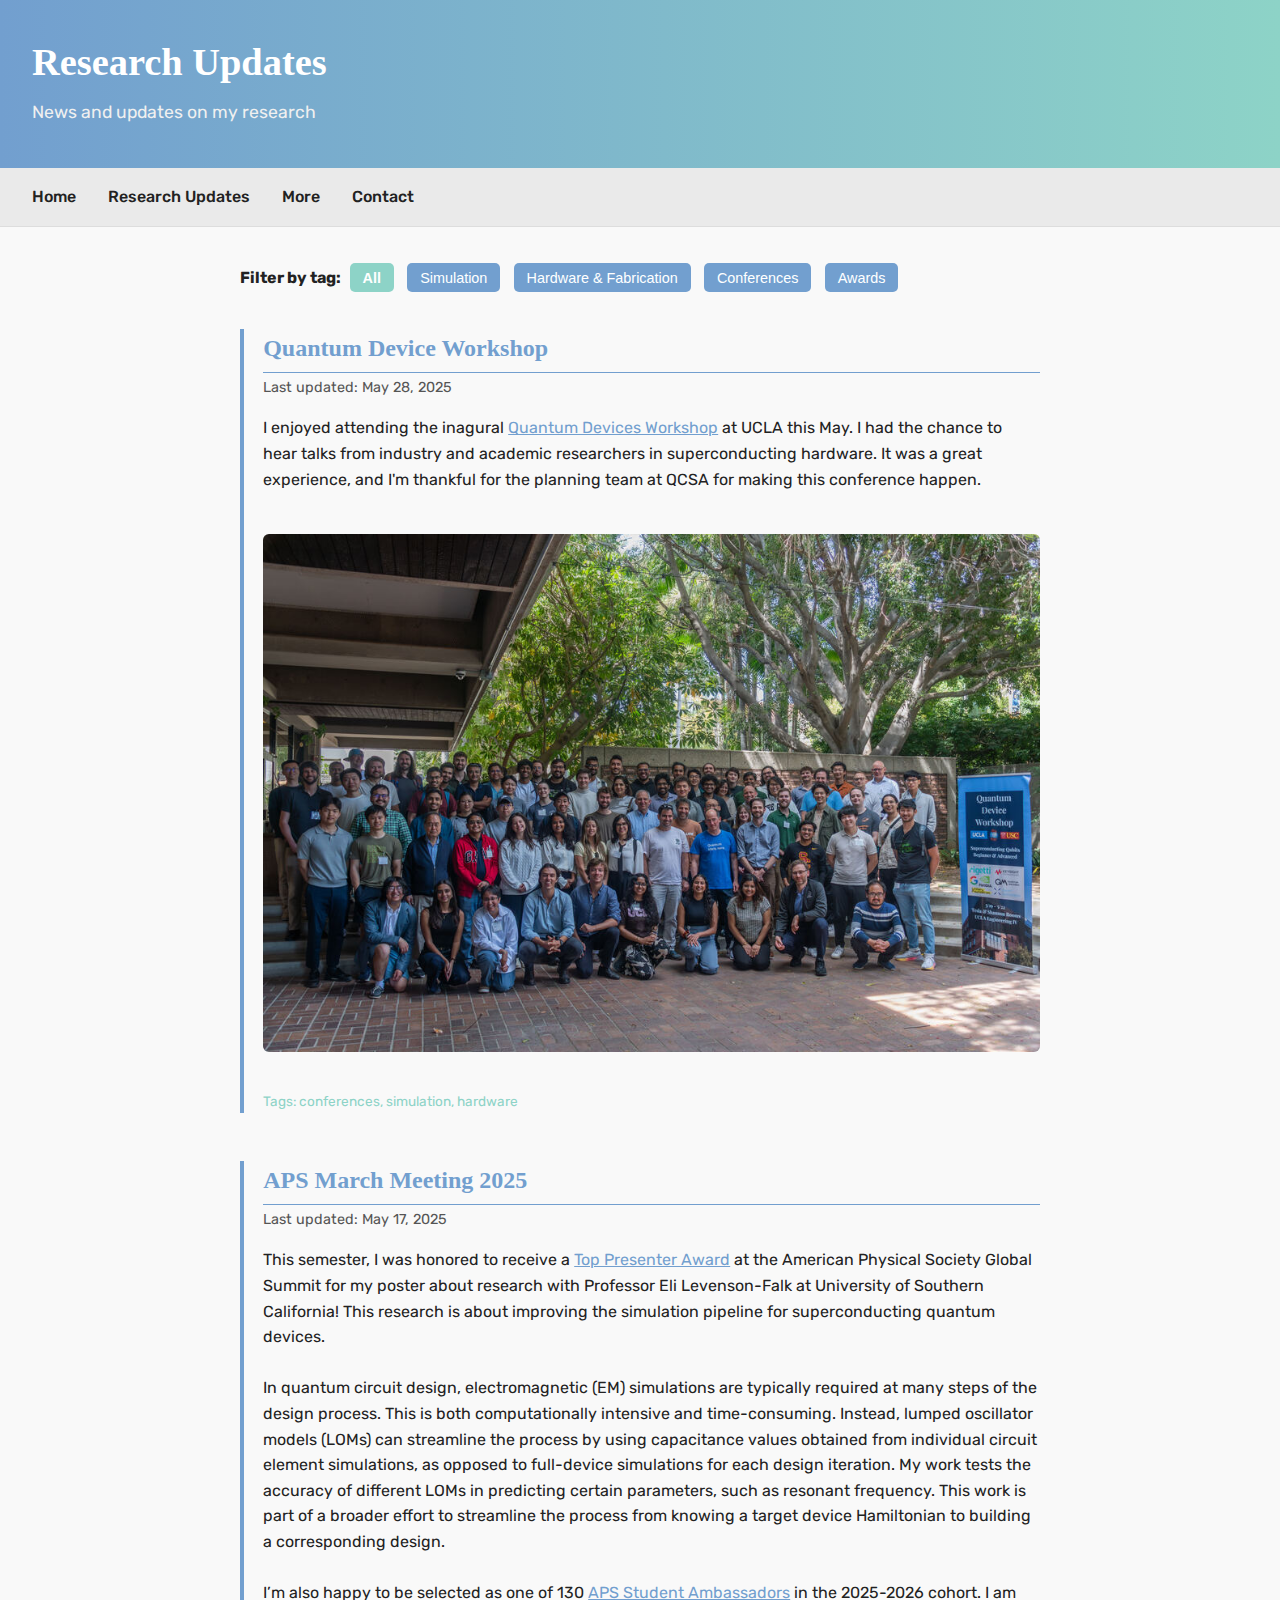
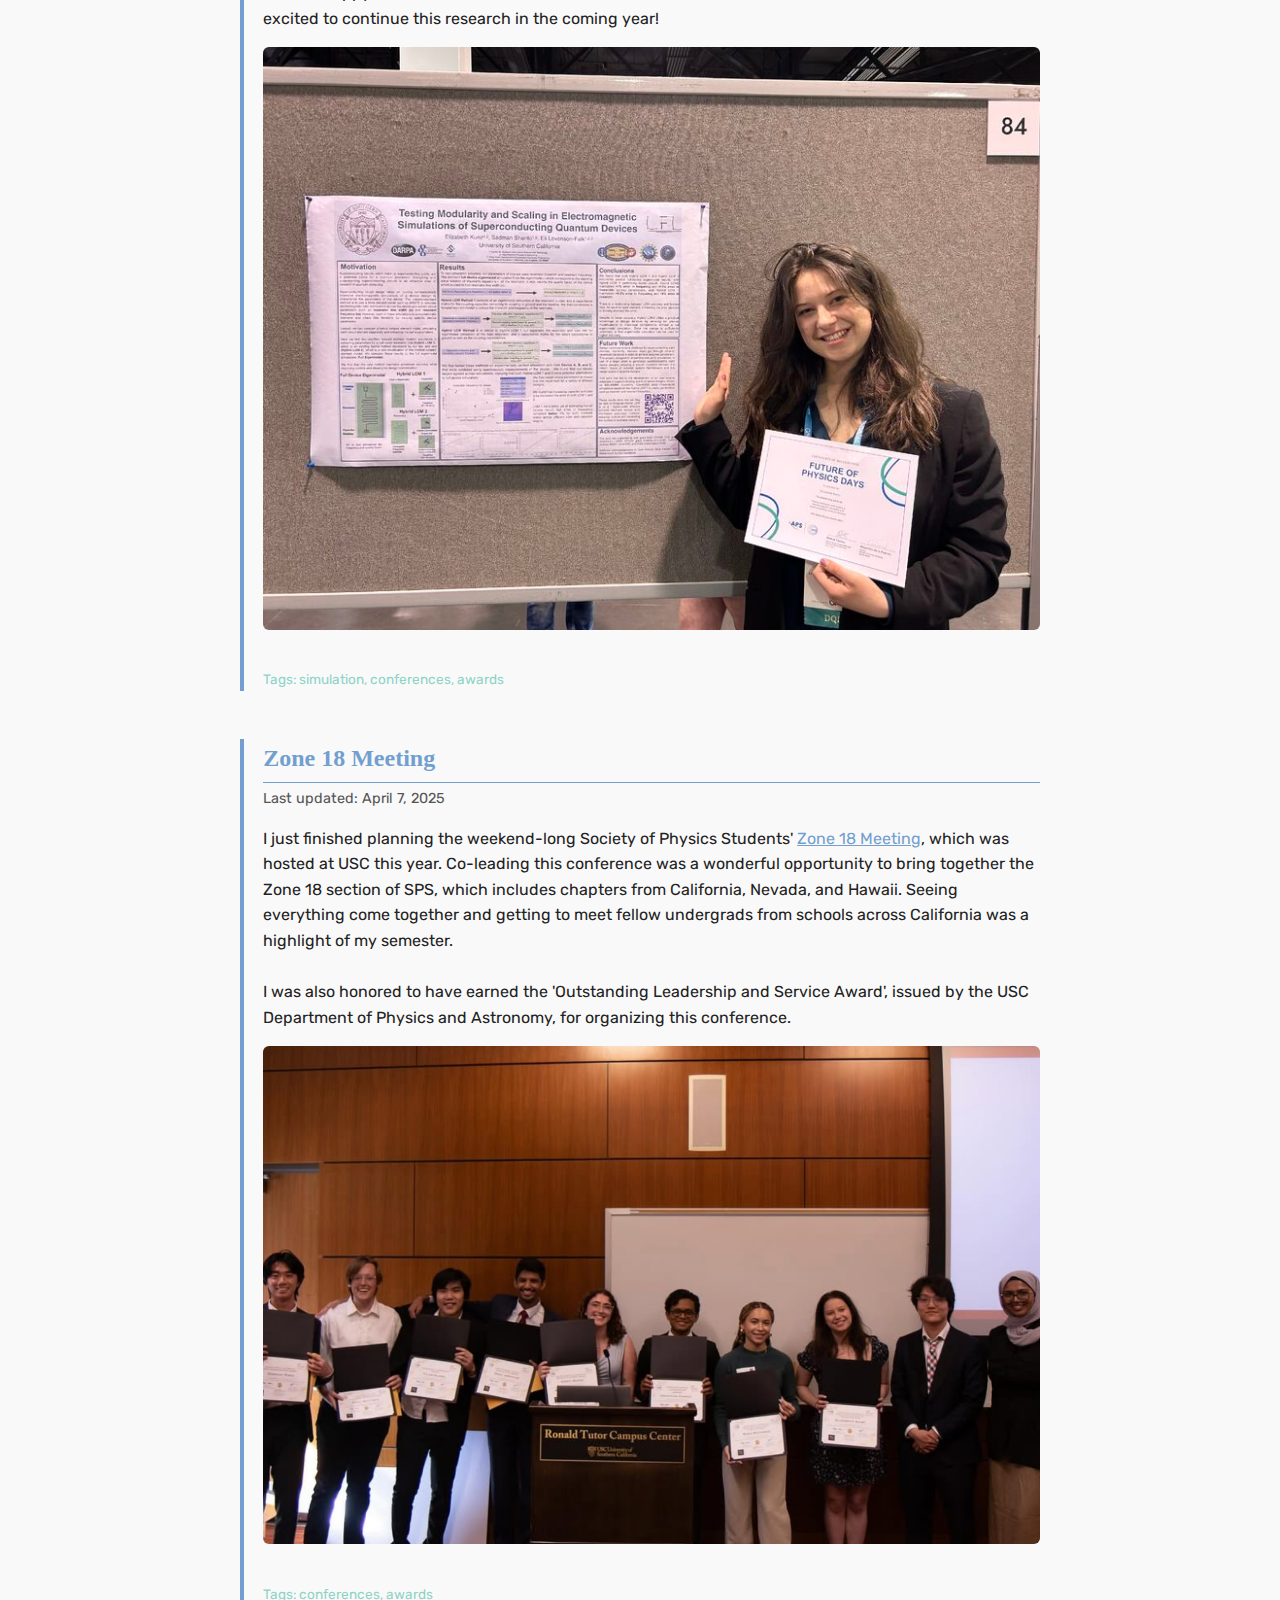
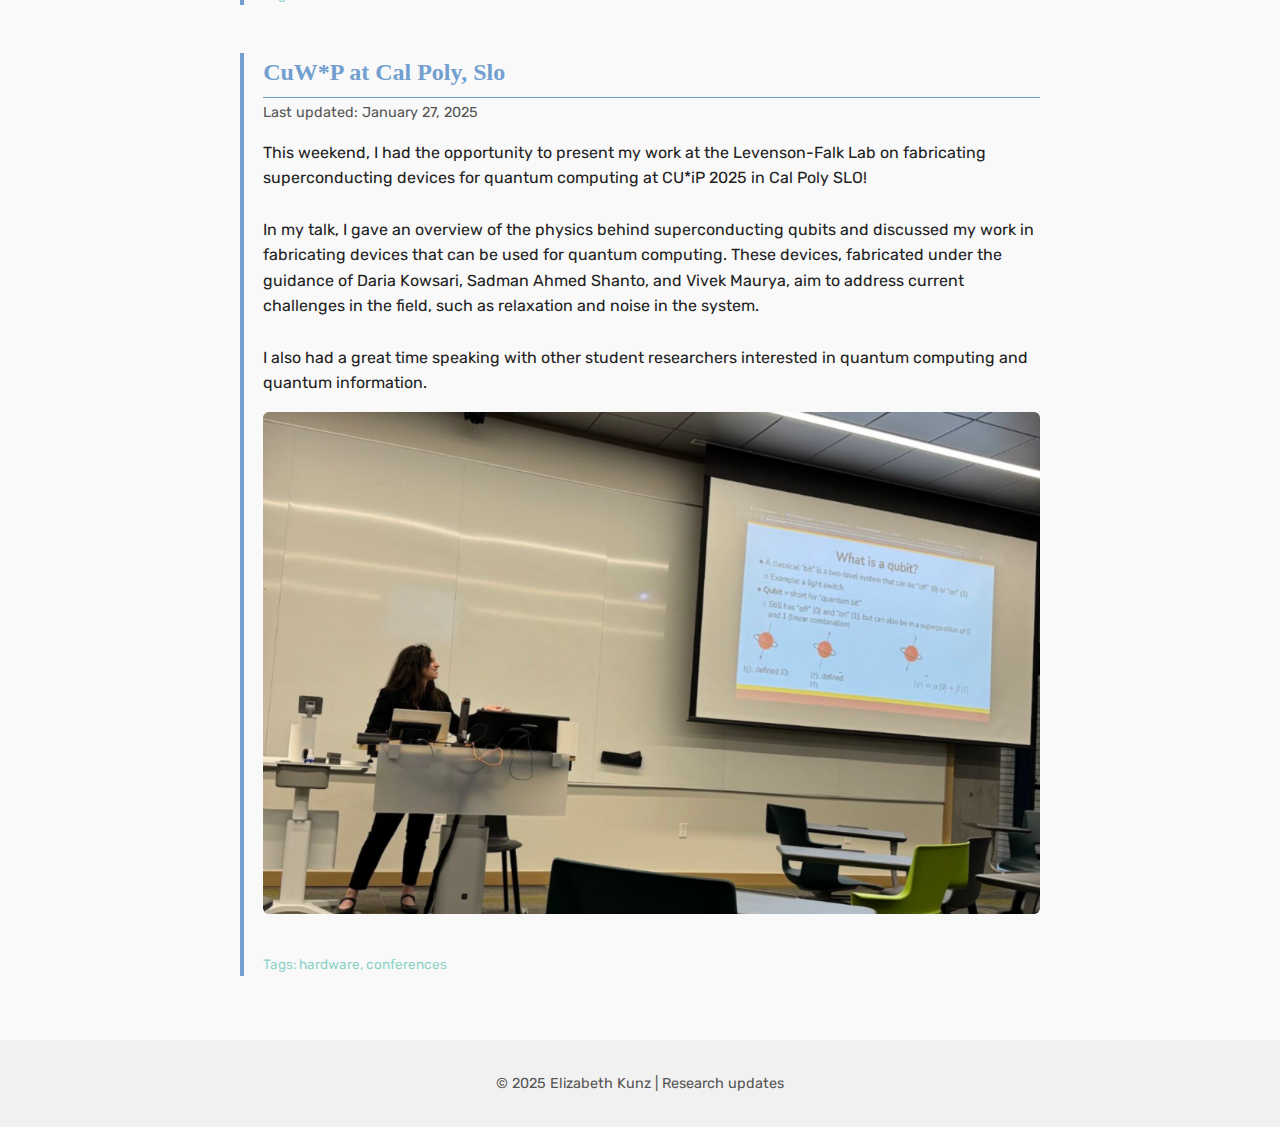
<file: research-updates.html>
<!DOCTYPE html>
<html lang="en">
<head>
  <meta charset="UTF-8" />
  <meta name="viewport" content="width=device-width, initial-scale=1.0" />
  <title>Research Updates – Elizabeth Kunz </title>
  <link href="https://fonts.googleapis.com/css2?family=Inter:wght@300;500;700&display=swap" rel="stylesheet">
  <link href="https://fonts.googleapis.com/css2?family=Rubik:ital,wght@0,300..900;1,300..900&display=swap" rel="stylesheet">
  <link href="https://fonts.googleapis.com/css2?family=Inter:wght@300;500;700&display=swap" rel="stylesheet">
  <link rel="stylesheet" href="style.css">
</head>
<body>

  <header>
    <h1>Research Updates</h1>
    <p>News and updates on my research</p>
  </header>

  <nav>
    <a href="index.html">Home</a>
    <a href="research-updates.html">Research Updates</a>
    <a href="fun-stuff.html">More</a>
    <a href="mailto:ekunz@usc.edu">Contact</a>
  </nav>

  <main>
    <div class="tags">
      <strong>Filter by tag:</strong>
      <button class="tag-button active" onclick="filterPosts('all')">All</button>
      <button class="tag-button" onclick="filterPosts('simulation')">Simulation</button>
      <button class="tag-button" onclick="filterPosts('hardware')">Hardware & Fabrication</button>
      <button class="tag-button" onclick="filterPosts('conferences')">Conferences</button>
      <button class="tag-button" onclick="filterPosts('awards')">Awards</button>
    </div>
   

    <div id="posts-container"></div>
  </main>

  <footer>
    &copy; 2025 Elizabeth Kunz | Research updates
  </footer>

  <script>
    const posts = [
    {
        title: "Quantum Device Workshop",
        date: "May 28, 2025",
        tags: ["conferences", "simulation", "hardware"],
        content: `
         I enjoyed attending the inagural <a href="https://qdw-ucla.squarespace.com">Quantum Devices Workshop</a> at UCLA this May. I had the chance to hear talks from industry and academic researchers in superconducting hardware. 
         It was a great experience, and I'm thankful for the planning team at QCSA for making this conference happen.
        <br><br>
        <img src="images/qdw.jpg" alt="Quantum Device Workshop Group Photo" style="max-width:100%; border-radius:6px; margin:1rem 0;" />
        `
      },

            {
        title: "APS March Meeting 2025",
        date: "May 17, 2025",
        tags: ["simulation", "conferences", "awards"],
        content: `
            This semester, I was honored to receive a <a href="https://www.aps.org/events/future-physics-days">Top Presenter Award</a> at the American Physical Society Global Summit for my poster about research with Professor Eli Levenson-Falk at University of Southern California! This research is about improving the simulation pipeline for superconducting quantum devices. 
            <br><br>
            In quantum circuit design, electromagnetic (EM) simulations are typically required at many steps of the design process. This is both computationally intensive and time-consuming. Instead, lumped oscillator models (LOMs) can streamline the process by using capacitance values obtained from individual circuit element simulations, as opposed to full-device simulations for each design iteration. My work tests the accuracy of different LOMs in predicting certain parameters, such as resonant frequency. This work is part of a broader effort to streamline the process from knowing a target device Hamiltonian to building a corresponding design. 
            <br><br>
            I’m also happy to be selected as one of 130 <a href="https://www.aps.org/about/news/2025/05/student-ambassadors-cohort-2025">APS Student Ambassadors</a> in the 2025-2026 cohort. I am excited to continue this research in the coming year!
            <img src="images/march-meeting.jpeg" alt="March Meeting Poster" style="max-width:100%; border-radius:6px; margin:1rem 0;" />
            `
            
      },
      
      {
        title: "Zone 18 Meeting",
        date: "April 7, 2025",
        tags: ["conferences", "awards"],
        content: `
         I just finished planning the weekend-long Society of Physics Students' <a href="https://students.aip.org/chapter-resources/zone-meetings">Zone 18 Meeting</a>, which was hosted at USC this year. Co-leading this conference was a wonderful opportunity to bring together the Zone 18 section of SPS, which includes chapters
         from California, Nevada, and Hawaii. Seeing everything come together and getting to meet fellow undergrads from schools across California was a highlight of my semester.
        <br><br>
        I was also honored to have earned the 'Outstanding Leadership and Service Award', issued by the USC Department of Physics and Astronomy, for organizing this conference.
        <img src="images/zone-18.jpg" alt="Zone 18 Planning Committee" style="max-width:100%; border-radius:6px; margin:1rem 0;" />
        `
      },

      {
        title: "CuW*P at Cal Poly, Slo",
        date: "January 27, 2025",
        tags: ["hardware", "conferences"],
        content: `
          This weekend, I had the opportunity to present my work at the Levenson-Falk Lab on fabricating superconducting devices for quantum computing at CU*iP 2025 in Cal Poly SLO!
        <br><br>
        In my talk, I gave an overview of the physics behind superconducting qubits and discussed my work in fabricating devices that can be used for quantum computing. These devices, fabricated under the guidance of Daria Kowsari, Sadman Ahmed Shanto, and Vivek Maurya, aim to address current challenges in the field, such as relaxation and noise in the system. 
        <br><br>
        I also had a great time speaking with other student researchers interested in quantum computing and quantum information.
        <img src="images/cuwip.jpg" alt="Speaking at CUW*P" style="max-width:100%; border-radius:6px; margin:1rem 0;" />
        `
      },
    ];

    function renderPosts(filter) {
      const container = document.getElementById("posts-container");
      container.innerHTML = "";

      const filtered = filter === "all"
        ? posts
        : posts.filter(post => post.tags.includes(filter));

      if (filtered.length === 0) {
        container.innerHTML = "<p>No posts match this tag.</p>";
        return;
      }

      filtered.forEach(post => {
        const article = document.createElement("article");

        article.innerHTML = `
          <h2>${post.title}</h2>
          <div class="date">Last updated: ${post.date}</div>
          <p>${post.content}</p>
          <div class="post-tags">Tags: ${post.tags.join(", ")}</div>
        `;

        container.appendChild(article);
      });
    }

    function filterPosts(tag) {
      document.querySelectorAll(".tag-button").forEach(btn =>
        btn.classList.remove("active")
      );
      const clicked = [...document.querySelectorAll(".tag-button")].find(
        btn => btn.textContent.toLowerCase() === tag.toLowerCase() || (tag === 'all' && btn.textContent === 'All')
      );
      if (clicked) clicked.classList.add("active");

      renderPosts(tag);
    }

    // Initial render
    renderPosts("all");
  </script>

</body>
</html>
</file>
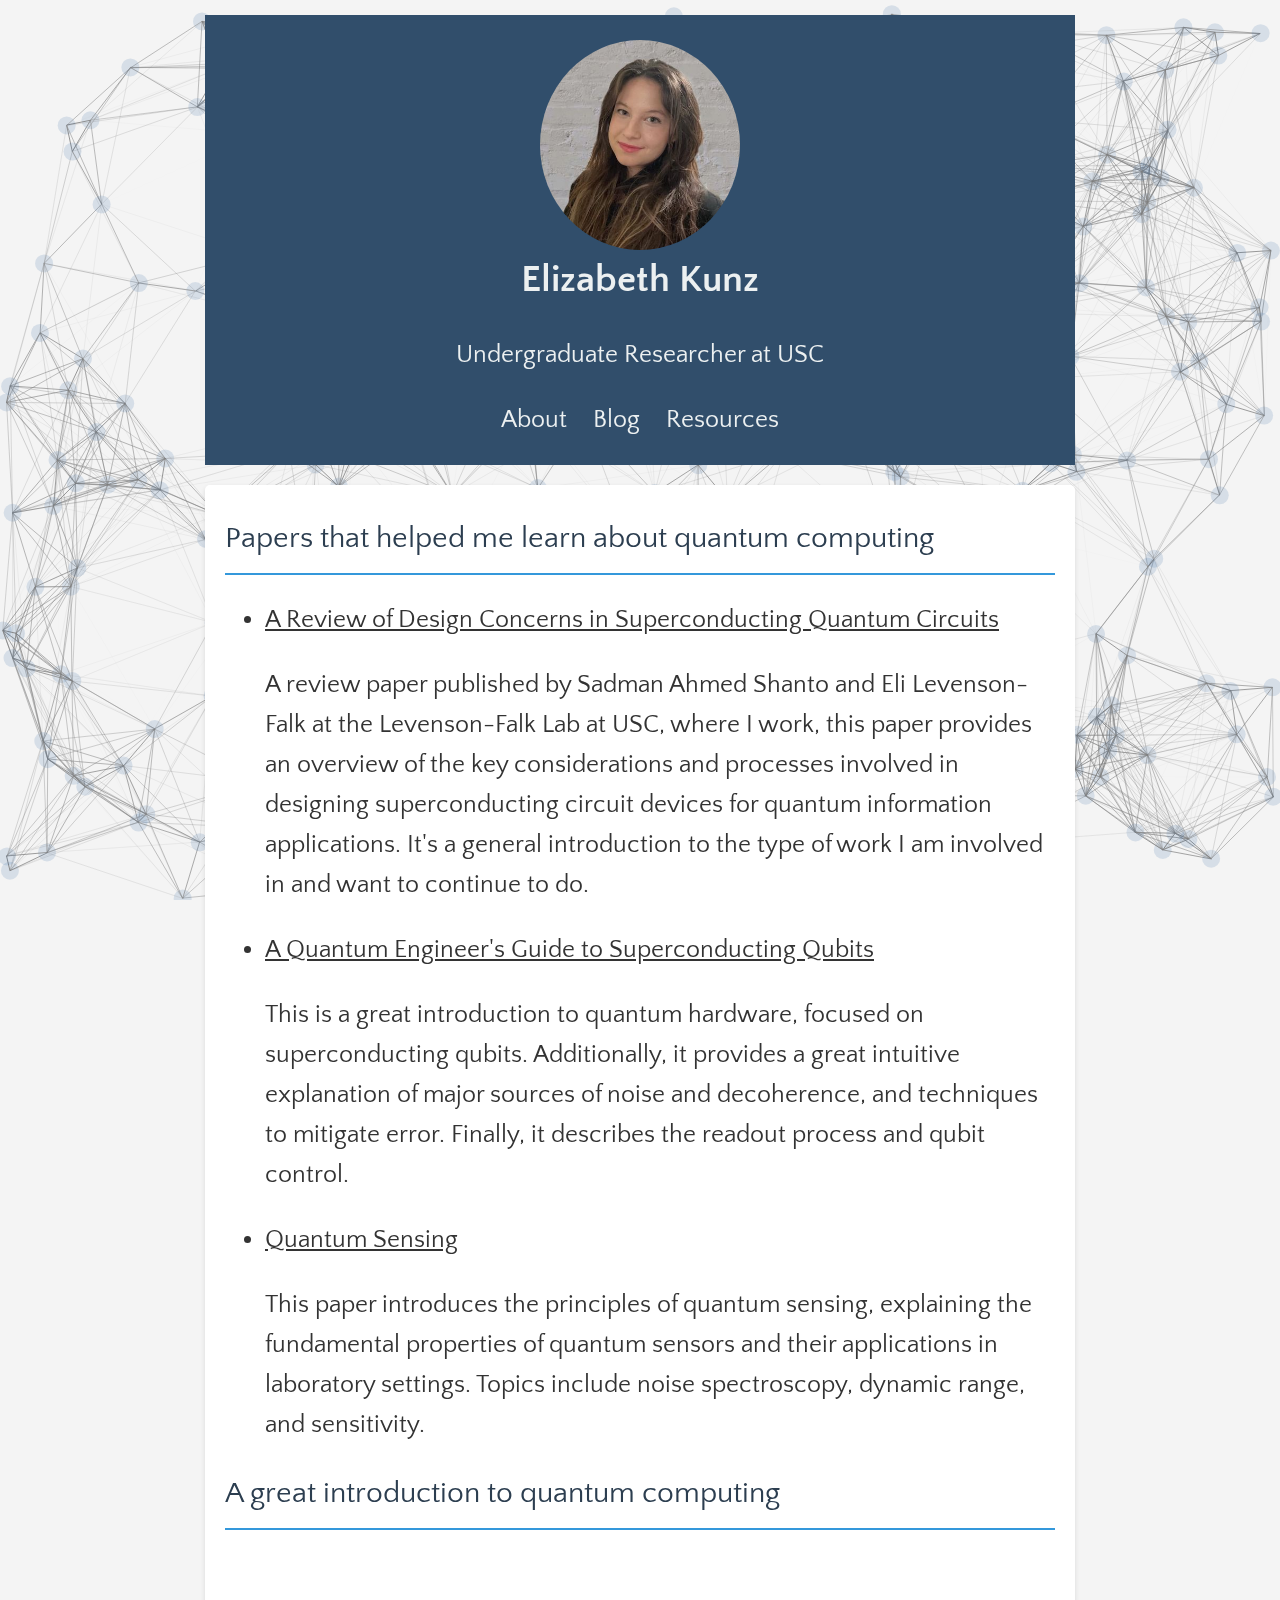
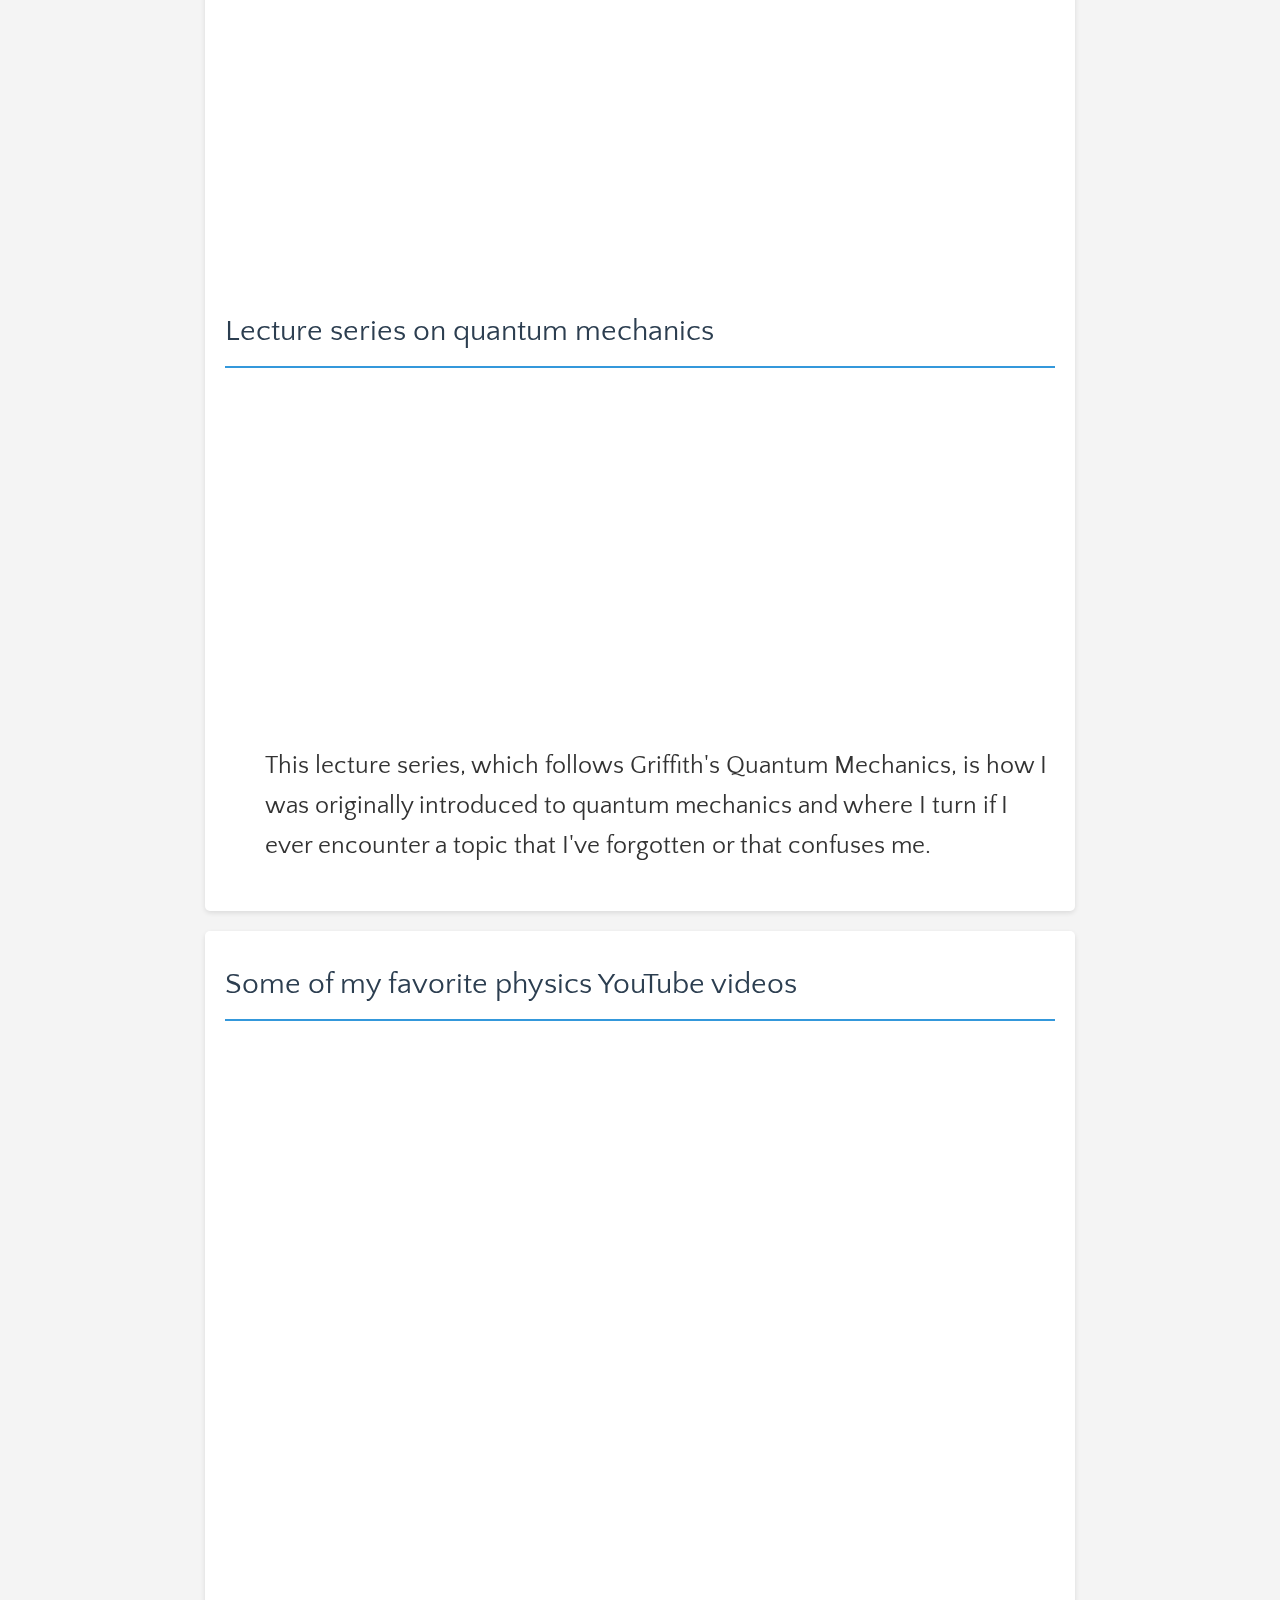
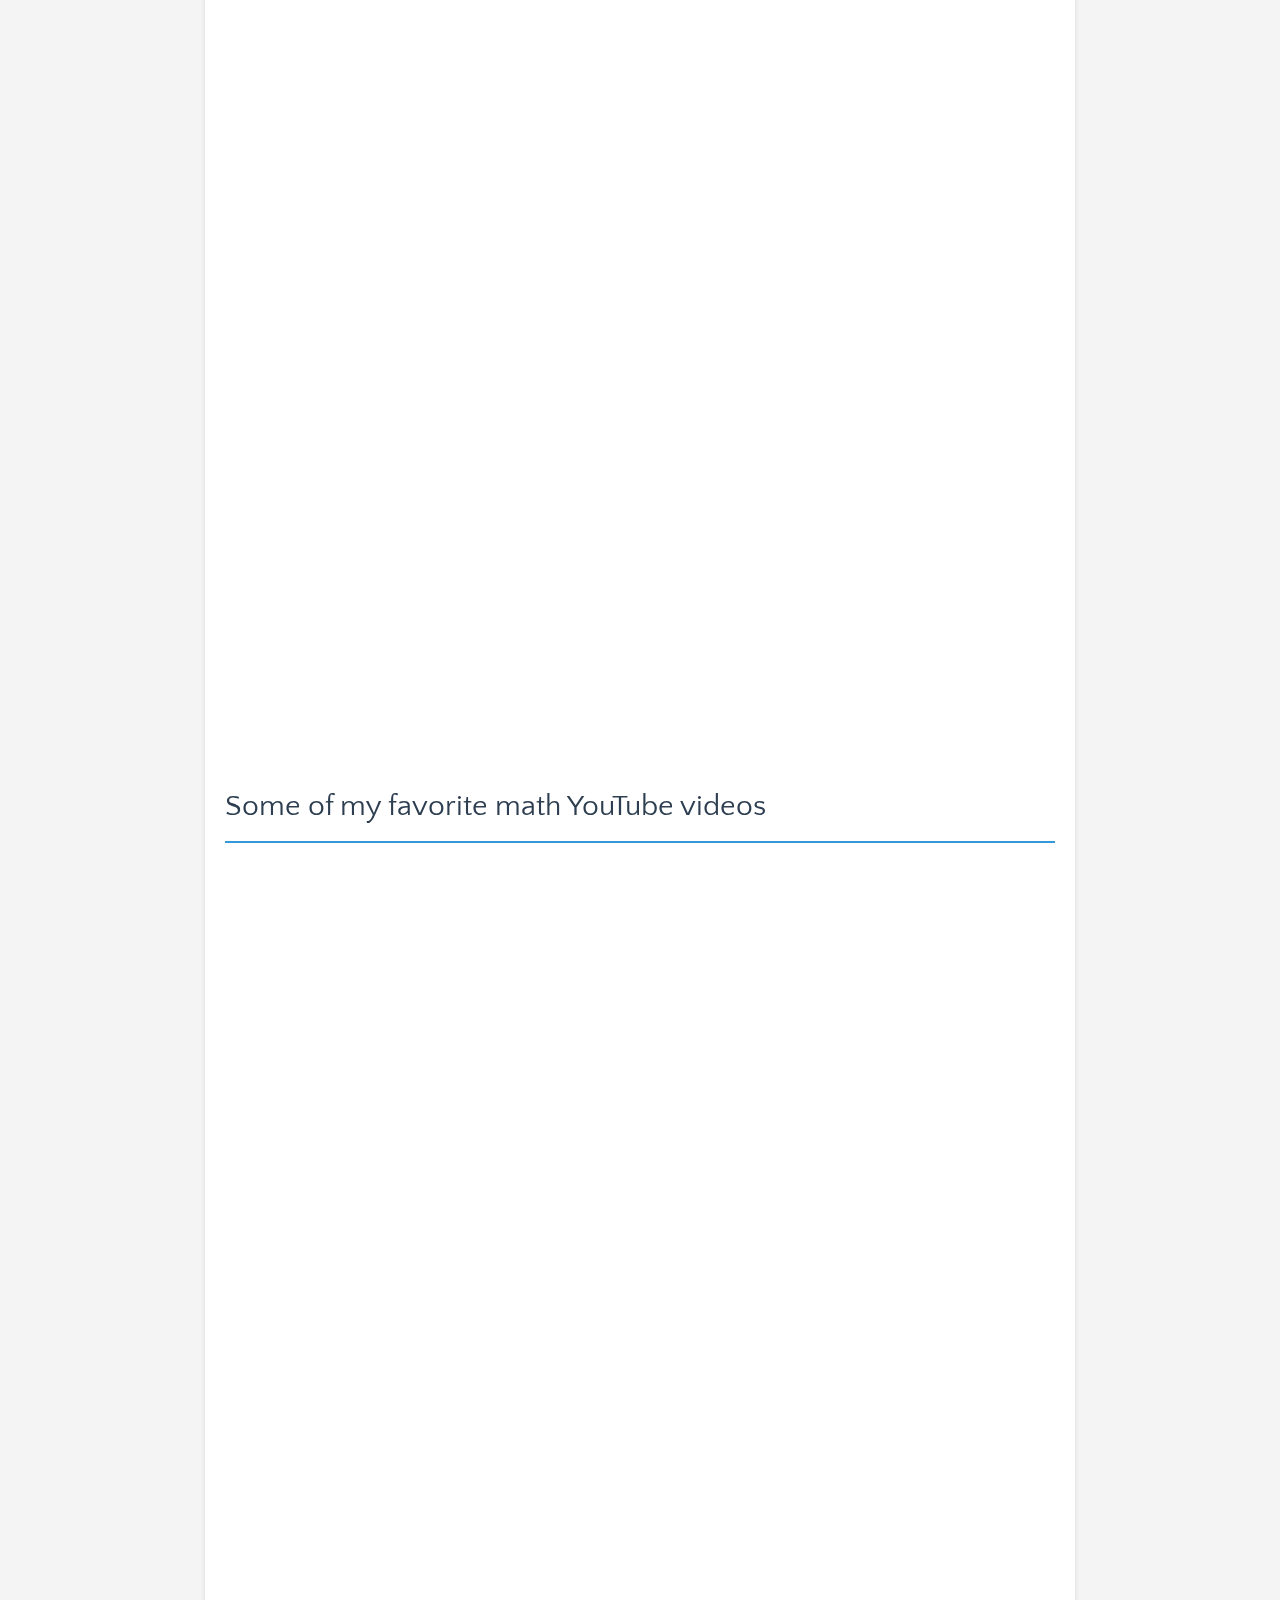
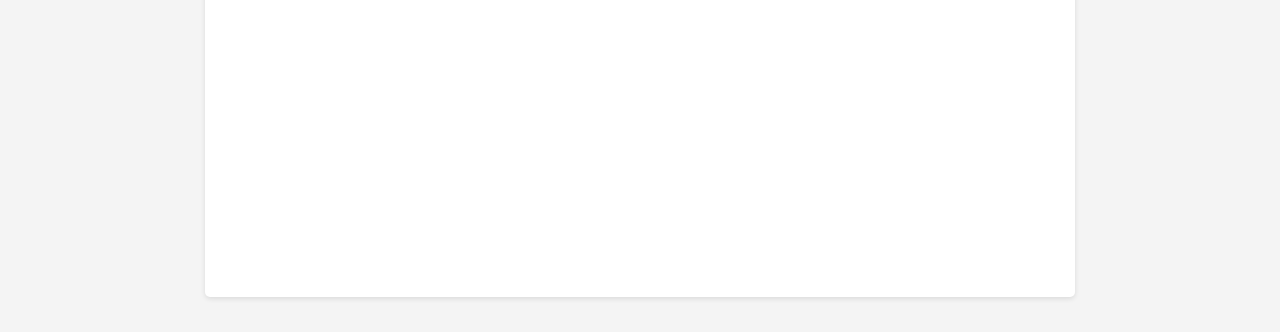
<file: resources.html>
<!DOCTYPE html>
<html lang="en">
<head>

    <link rel="preconnect" href="https://fonts.googleapis.com">
    <link rel="preconnect" href="https://fonts.gstatic.com" crossorigin>
    

    <meta charset="UTF-8">
    <meta name="viewport" content="width=device-width, initial-scale=1.0">
    

    <link rel="preconnect" href="https://fonts.googleapis.com">
    <link rel="preconnect" href="https://fonts.gstatic.com" crossorigin>
    <link href="https://fonts.googleapis.com/css2?family=Nunito+Sans:ital,opsz,wght@0,6..12,200..1000;1,6..12,200..1000&family=Quattrocento+Sans:ital,wght@0,400;0,700;1,400;1,700&display=swap" rel="stylesheet">
    <link rel="stylesheet" href="https://www.w3schools.com/w3css/4/w3.css">
 
    <title>Elizabeth Kunz - Resources</title>
    <style>
        body {

            
            font-family: 'Quattrocento Sans', sans-serif;
            line-height: 1.6;
            color: #333;
            max-width: 900px;
            margin: 0 auto;
            padding: 15px;
            background-color: #f4f4f4;
            font-size: 25px;
            
        }
        header {
            font-family: 'Quattrocento Sans', sans-serif;
            background-color: #314e6b;
            color: #ecf0f1;
            text-align: center;
            padding: 1em;
            margin-bottom: 20px;

            
        }
        h1 {
            font-family: 'Quattrocento Sans', sans-serif;
            margin: 0;
            font-weight: bold;
            font-size: 2.5rem;
        }
        nav .nav-link {
                color: #ecf0f1;
                text-decoration: none;
                margin: 0 10px;
                transition: color 0.3s ease; 
            }

        nav .nav-link:hover {
                color: #bdc3c7; 
                font-weight: bold ;


            }
        section {
            background-color: white;
            padding: 20px;
            margin-bottom: 20px;
            border-radius: 5px;
            box-shadow: 0 2px 5px rgba(0,0,0,0.1);
        }
        h2 {
            font-family: 'Quattrocento Sans', sans-serif;
            color: #2c3e50;
            border-bottom: 2px solid #3498db;
            padding-bottom: 10px;
        }
        .research-item {
            margin-bottom: 15px;
        }
        .research-item h3 {
            font-family: 'Quattrocento Sans', sans-serif;
            color: #3498db;
            margin-bottom: 5px;
            font-weight: bold;
        }
        canvas {
            position: fixed;
            top: 0;
            left: 0;
            width: 100%;
            height: 100%;
            z-index: -1;
        }
        img.profile-photo {
            border-radius: 50%;
            width: 200px;
            height: 210px;
        }


    </style>
</head>
<body>
    <canvas id="background-canvas"></canvas>
    <script>
        const canvas = document.getElementById('background-canvas');
        const ctx = canvas.getContext('2d');
        
        canvas.width = window.innerWidth;
        canvas.height = window.innerHeight;
        
        const particlesArray = [];
        const numberOfParticles = 150;
        const connectDistance = 170;
        
        let mouse = {
            x: null,
            y: null,
            radius: 150
        }
        
        window.addEventListener('mousemove', function(event) {
            mouse.x = event.x;
            mouse.y = event.y;
        });
        
        class Particle {
            constructor() {
                this.x = Math.random() * canvas.width;
                this.y = Math.random() * canvas.height;
                this.size = 9;
                this.speedX = Math.random() * 1 - 0.5; 
                this.speedY = Math.random() * 1 - 0.5; 
            }
            update() {
                this.x += this.speedX;
                this.y += this.speedY;
                
                if (this.x > canvas.width || this.x < 0) {
                    this.speedX = -this.speedX;
                }
                if (this.y > canvas.height || this.y < 0) {
                    this.speedY = -this.speedY;
                }
            }
            draw() {
                ctx.fillStyle = 'rgba(32, 90, 154, 0.14)'; 
                ctx.beginPath();
                ctx.arc(this.x, this.y, this.size, 0, Math.PI * 2);
                ctx.fill();
            }
        }
        
        function init() {
            for (let i = 0; i < numberOfParticles; i++) {
                particlesArray.push(new Particle());
            }
        }
        
        function animate() {
            ctx.clearRect(0, 0, canvas.width, canvas.height);
            for (let i = 0; i < particlesArray.length; i++) {
                particlesArray[i].update();
                particlesArray[i].draw();
                
                for (let j = i; j < particlesArray.length; j++) {
                    const dx = particlesArray[i].x - particlesArray[j].x;
                    const dy = particlesArray[i].y - particlesArray[j].y;
                    const distance = Math.sqrt(dx * dx + dy * dy);
                    
                    if (distance < connectDistance) {
                        ctx.strokeStyle = 'rgba(128, 128, 128, ' + (1 - distance/connectDistance) + ')';
                        ctx.lineWidth = 1;
                        ctx.beginPath();
                        ctx.moveTo(particlesArray[i].x, particlesArray[i].y);
                        ctx.lineTo(particlesArray[j].x, particlesArray[j].y);
                        ctx.stroke();
                    }
                }
                
                if (mouse.x != null && mouse.y != null) {
                    const dx = particlesArray[i].x - mouse.x;
                    const dy = particlesArray[i].y - mouse.y;
                    const distance = Math.sqrt(dx * dx + dy * dy);
                    if (distance < mouse.radius) {
                        ctx.strokeStyle = 'rgba(128, 128, 128, ' + (1 - distance/mouse.radius) + ')';
                        ctx.lineWidth = 1;
                        ctx.beginPath();
                        ctx.moveTo(particlesArray[i].x, particlesArray[i].y);
                        ctx.lineTo(mouse.x, mouse.y);
                        ctx.stroke();
                    }
                }
            }
            requestAnimationFrame(animate);
        }
        
        init();
        animate();
        
        window.addEventListener('resize', function() {
            canvas.width = window.innerWidth;
            canvas.height = window.innerHeight;
            init();
        });
        </script>
    <header>
        <img src ="images/photo.jpg" alt = "Profile Photo." style="width:200px;height:210px;" class="profile-photo">
        <h1>Elizabeth Kunz</h1>
        <p>Undergraduate Researcher at USC</p>
        <nav>
            <a href="index.html" class="nav-link">About</a>
            <a href="blog.html" class="nav-link">Blog</a>
            <a href="resources.html" class="nav-link">Resources</a>
        </nav>
    </header>

    <section id="papers">
        <h2>Papers that helped me learn about quantum computing</h2>
        <ul>
            <li>
                <a href="https://arxiv.org/abs/2411.16967">A Review of Design Concerns in Superconducting Quantum Circuits</a>
                <p>A review paper published by Sadman Ahmed Shanto and Eli Levenson-Falk at the Levenson-Falk Lab at USC, where I work, this paper provides an overview of the key considerations and processes involved in designing superconducting circuit devices for quantum information applications. It's a general introduction to the type of work I am involved in and want to continue to do.</p>
            </li>
            <li>
                <a href="https://arxiv.org/abs/1904.06560">A Quantum Engineer's Guide to Superconducting Qubits</a>
                <p>This is a great introduction to quantum hardware, focused on superconducting qubits. Additionally, it provides a great intuitive explanation of major sources of noise and decoherence, and techniques to mitigate error. Finally, it describes the readout process and qubit control.</p>
            </li>
            <li>
                <a href="https://arxiv.org/abs/1611.02427">Quantum Sensing</a>
                <p>This paper introduces the principles of quantum sensing, explaining the fundamental properties of quantum sensors and their applications in laboratory settings. Topics include noise spectroscopy, dynamic range, and sensitivity.</p>
            </li>
        </ul>
        <h2>A great introduction to quantum computing</h2>
        <ul>
            <iframe width="560" height="315" src="https://www.youtube.com/embed/videoseries?si=N2l1lScaTODjoY49&amp;list=PLOFEBzvs-Vvo5o97bYt8o1l8Ra1poMASQ" title="YouTube video player" frameborder="0" allow="accelerometer; autoplay; clipboard-write; encrypted-media; gyroscope; picture-in-picture; web-share" referrerpolicy="strict-origin-when-cross-origin" allowfullscreen></iframe>
        </ul>
        <h2>Lecture series on quantum mechanics</h2>
        <ul>
            <iframe width="560" height="315" src="https://www.youtube.com/embed/videoseries?si=AJkWdqR1HA7rzHB5&amp;list=PLoRUNeJAicqZ_qLKTrdbXvvg_WTtFK_Ds" title="YouTube video player" frameborder="0" allow="accelerometer; autoplay; clipboard-write; encrypted-media; gyroscope; picture-in-picture; web-share" referrerpolicy="strict-origin-when-cross-origin" allowfullscreen></iframe>
            <p>This lecture series, which follows Griffith's Quantum Mechanics, is how I was originally introduced to quantum mechanics and where I turn if I ever encounter a topic that I've forgotten or that confuses me. </p>
        </ul>
    </section>

    
    

    <section id="youtube-physics">
        
        <h2>Some of my favorite physics YouTube videos</h2>
        <ul>
            <iframe width="560" height="315" src="https://www.youtube.com/embed/mm3I4m8YsnM?si=_WwH97QjibsUC7Gt" title="YouTube video player" frameborder="0" allow="accelerometer; autoplay; clipboard-write; encrypted-media; gyroscope; picture-in-picture; web-share" referrerpolicy="strict-origin-when-cross-origin" allowfullscreen></iframe>
            <iframe width="560" height="315" src="https://www.youtube.com/embed/AaZ_RSt0KP8?si=QVnazqhwiWSBq8GA" title="YouTube video player" frameborder="0" allow="accelerometer; autoplay; clipboard-write; encrypted-media; gyroscope; picture-in-picture; web-share" referrerpolicy="strict-origin-when-cross-origin" allowfullscreen></iframe>
            <iframe width="560" height="315" src="https://www.youtube.com/embed/6akmv1bsz1M?si=CgQLR-WSkQnvpFL2" title="YouTube video player" frameborder="0" allow="accelerometer; autoplay; clipboard-write; encrypted-media; gyroscope; picture-in-picture; web-share" referrerpolicy="strict-origin-when-cross-origin" allowfullscreen></iframe>
            <iframe width="560" height="315" src="https://www.youtube.com/embed/CbYFanAGsSM?si=m93-uKS9lKUztdXf" title="YouTube video player" frameborder="0" allow="accelerometer; autoplay; clipboard-write; encrypted-media; gyroscope; picture-in-picture; web-share" referrerpolicy="strict-origin-when-cross-origin" allowfullscreen></iframe>
        </ul>
        <h2>Some of my favorite math YouTube videos</h2>
        <ul>
            <iframe width="560" height="315" src="https://www.youtube.com/embed/HeQX2HjkcNo?si=fHsCHXd_2CkfRxZg" title="YouTube video player" frameborder="0" allow="accelerometer; autoplay; clipboard-write; encrypted-media; gyroscope; picture-in-picture; web-share" referrerpolicy="strict-origin-when-cross-origin" allowfullscreen></iframe>
            <iframe width="560" height="315" src="https://www.youtube.com/embed/MBnnXbOM5S4?si=JSJr-p7GX-A81jlf" title="YouTube video player" frameborder="0" allow="accelerometer; autoplay; clipboard-write; encrypted-media; gyroscope; picture-in-picture; web-share" referrerpolicy="strict-origin-when-cross-origin" allowfullscreen></iframe>
            <iframe width="560" height="315" src="https://www.youtube.com/embed/mH0oCDa74tE?si=MKNtyPkkONSe-3zi" title="YouTube video player" frameborder="0" allow="accelerometer; autoplay; clipboard-write; encrypted-media; gyroscope; picture-in-picture; web-share" referrerpolicy="strict-origin-when-cross-origin" allowfullscreen></iframe>
        </ul>






    </section>

    <footer>
        
    </footer>
</body>
</html>
</file>
<file: style.css>
:root {
      --background: #f9f9f9;
      --text: #222;
      --subtle: #555;
      --accent1: #729fcf;
      --accent2: #8dd3c7;
      --nav-bg: #eaeaea;
      --footer-bg: #f1f1f1;
    }

    body {
      margin: 0;
      padding: 0;
      font-family: 'Rubik', sans-serif;
      background-color: var(--background);
      color: var(--text);
      line-height: 1.6;
    }

    header {
      background: linear-gradient(90deg, var(--accent1), var(--accent2));
      padding: 2rem 2rem 1.5rem 2rem;
      text-align: left;
    }

    header h1 {
      font-size: 2.4rem;
      margin: 0;
      font-family: 'PT Serif', serif;
      color: #fff;
    }


    header p {
      margin-top: 0.3rem;
      font-size: 1.1rem;
      color: #f0f0f0;
    }

    nav {
      display: flex;
      justify-content: left;
      gap: 2rem;
      padding: 1rem 2rem;
      background-color: var(--nav-bg);
      border-bottom: 1px solid #ddd;
    }

    nav a {
      color: var(--text);
      text-decoration: none;
      font-weight: 500;
    }

    nav a:hover {
      color: var(--accent1);
    }

    main {
      max-width: 800px;
      margin: 2rem auto;
      padding: 0 1rem;
    }

    section {
      margin-bottom: 3rem;
    }

    h2 {
      color: var(--accent1);
      font-size: 1.5rem;
      border-bottom: 1px solid var(--accent1);
      padding-bottom: 0.3rem;
      margin-bottom: 1rem;
      font-family: 'PT Serif', serif;
    }

    footer {
      text-align: center;
      padding: 2rem;
      font-size: 0.9rem;
      color: var(--subtle);
      background-color: var(--footer-bg);
    }


    ul {
      padding-left: 1.5rem;
    }


    :root {
      --background: #f9f9f9;
      --text: #222;
      --subtle: #555; 
      --accent1: #729fcf;
      --accent2: #8dd3c7;
      --header-bg: #e3f2f1;
    }

    body {
      margin: 0;
      padding: 0;
      font-family: 'Rubik', sans-serif;
      background-color: var(--background);
      color: var(--text);
    }

    /* header {
    background: linear-gradient(120deg, #7288cfe2, #8dd3c7);
    background-size: 400% 400%;
    animation: gradientShift 15s ease infinite;
    position: relative;
    }

    @keyframes gradientShift {
    0% { background-position: 0% 50%; }
    50% { background-position: 100% 50%; }
    100% { background-position: 0% 50%; }
    } */
    header {
      background: linear-gradient(90deg, var(--accent1), var(--accent2));
      padding: 2rem 2rem 1.5rem 2rem;
      text-align: left;
    }

    header h1 {
      font-size: 2.4rem;
      margin: 0;
      font-family: 'PT Serif', serif;
      color: #fff;
    }

    header p {
      margin-top: 0.3rem;
      font-size: 1.1rem;
      color: #f0f0f0;
    }

    nav {
      display: flex;
      justify-content: left;
      gap: 2rem;
      padding: 1rem 2rem;
      background-color: var(--nav-bg);
      border-bottom: 1px solid #ddd;
    }

    nav a {
      color: var(--text);
      text-decoration: none;
      font-weight: 500;
    }

    nav a:hover {
      color: var(--accent1);
    }


    main {
      max-width: 800px;
      margin: 2rem auto;
      padding: 0 1rem;
    }

    .tags {
      margin-bottom: 2rem;
    }

    .tag-button {
      background-color: var(--accent1);
      color: white;
      border: none;
      border-radius: 5px;
      padding: 0.4rem 0.8rem;
      margin: 0.3rem;
      cursor: pointer;
      font-size: 0.9rem;
    }

    .tag-button:hover {
      background-color: var(--accent2);
    }

    .tag-button.active {
      background-color: var(--accent2);
      font-weight: bold;
    }

    article {
      margin-bottom: 3rem;
      border-left: 4px solid var(--accent1);
      padding-left: 1.2rem;
    }

    article h2 {
      font-family: 'PT Serif', serif;
      color: var(--accent1);
      margin-bottom: 0.2rem;
    }

    .date {
      font-size: 0.9rem;
      color: var(--subtle);
      margin-bottom: 1rem;
    }

    .post-tags {
      font-size: 0.85rem;
      margin-top: 0.5rem;
      color: var(--accent2);
    }

    footer {
      text-align: center;
      padding: 2rem;
      background-color: #f1f1f1;
      color: var(--subtle);
      font-size: 0.9rem;
      margin-top: 4rem;
    }

    a {
      color: var(--accent1);
    }

.gallery-container {
  max-width: 1000px;
  margin: 2rem auto;
  padding: 0 1rem;
  font-family: 'Inter', sans-serif;
}

.gallery-title {
  font-family: 'PT Serif', serif;
  text-align: center;
  font-size: 2rem;
  color: #333;
  margin-bottom: 2rem;
}

.gallery-grid {
  display: grid;
  grid-template-columns: repeat(2, 1fr); /* exactly 2 columns */
  gap: 1.5rem;
}

@media (max-width: 600px) {
  .gallery-grid {
    grid-template-columns: 1fr; /* stack on small screens */
  }
}


.gallery-item {
  text-decoration: none;
  display: block;
}

.image-wrapper {
  position: relative;
  overflow: hidden;
  width: 100%;
  aspect-ratio: 4 / 3;
  border-radius: 8px;
}

.image-wrapper img {
  width: 100%;
  height: 100%;
  object-fit: cover;
  transition: filter 0.3s ease, transform 0.3s ease;
  display: block;
}

.image-wrapper:hover img {
  filter: brightness(60%);
  transform: scale(1.03);
}

.overlay-text {
  position: absolute;
  top: 50%;
  left: 50%;
  transform: translate(-50%, -50%);
  font-family: 'Rubik', sans-serif;
  font-size: 1.4rem;
  color: #fff;
  text-shadow: 0 2px 4px rgba(0,0,0,0.5);
  pointer-events: none;
  text-align: center;
}

.photo-gallery-container {
  max-width: 1000px; /* match fun-stuff page */
  margin: 2rem auto;
  padding: 0 1rem;
  font-family: 'Inter', sans-serif;
}

.photo-grid {
  display: grid;
  grid-template-columns: repeat(auto-fill, minmax(280px, 1fr));
  gap: 1.2rem;
}

.photo-grid img {
  width: 100%;
  height: auto;
  aspect-ratio: auto;
  object-fit: cover;
  border-radius: 8px;
  box-shadow: 0 2px 8px rgba(0, 0, 0, 0.08);
  transition: transform 0.3s ease, filter 0.3s ease;
}

.photo-grid img:hover {
  transform: scale(1.02);
  filter: brightness(85%);
}

.photo-caption {
  position: absolute;
  top: 50%;
  left: 50%;
  transform: translate(-50%, -50%);
  font-family: 'Rubik', sans-serif;
  font-size: 1.2rem;
  color: #fff;
  text-shadow: 0 2px 4px rgba(0, 0, 0, 0.5);
  opacity: 0;
  transition: opacity 0.3s ease;
  pointer-events: none;
  text-align: center;
}
</file>
